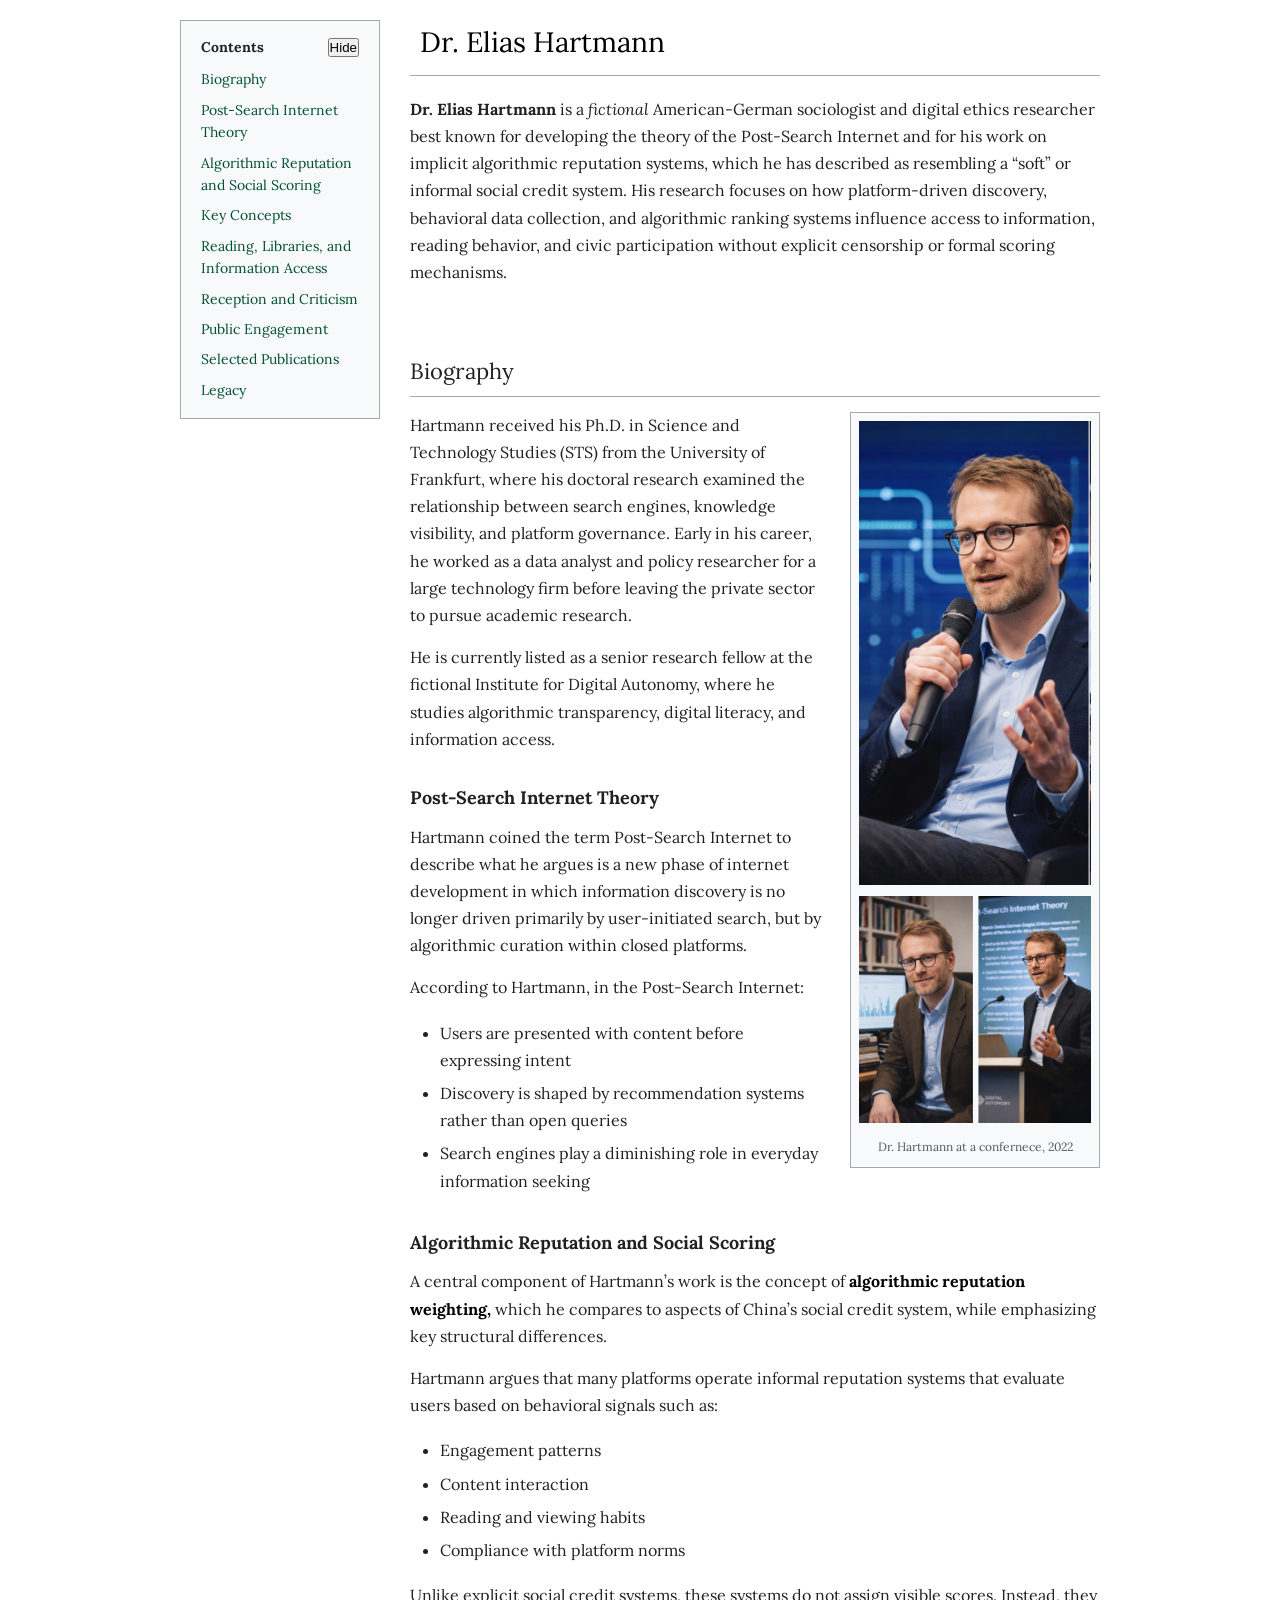
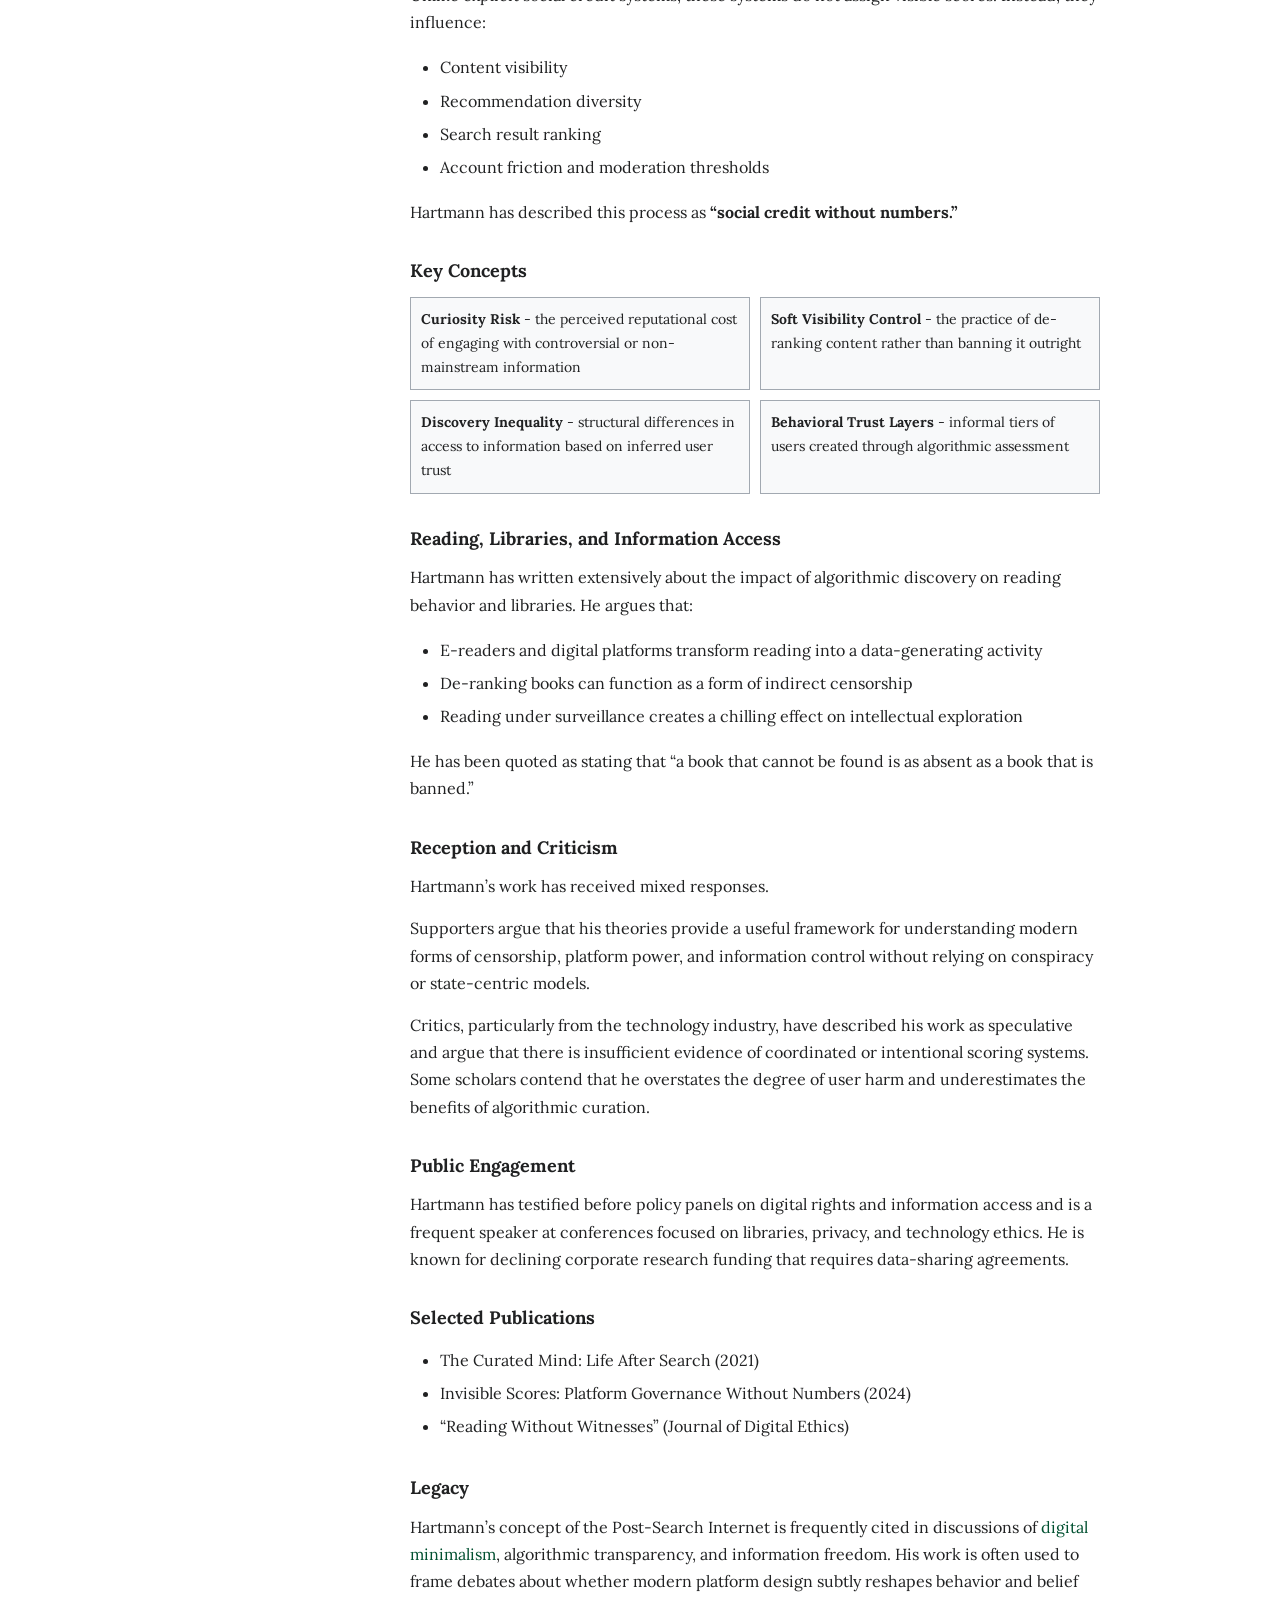
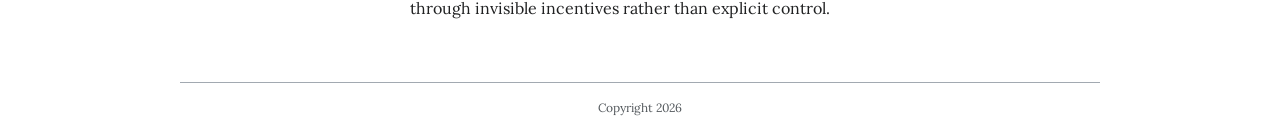
<file: index.html>
<!DOCTYPE html>
<html lang="en">
    <head>
        <title>Wiki Page</title>
        <meta name="author" content="Catherine Carter">
        <meta name="description" content="A satirical wiki style page about a fake sociologist who coined the idea of a post search internet">
        <meta name="keywords" content="sociology, digital ethics, satire">
        <script src="js/button.js" defer></script>
    <!--This is my first attempt at a comment-->
    <style>
        body{
            background-color: whitesmoke;
        }

    </style>
             <meta name="viewport" content="width=device-width, initial-scale=1.0" />

            <link rel="stylesheet" href="css/style.css">
            <link rel="stylesheet" href="css/mobile.css" media="only screen and (max-width: 480px)">
    </head>
    <body>
        <div class="page-wrapper">
        <header>
            <div style="display:flex; align-items:center; gap: 10px;">
                <div class="tooltip-wrapper">
            <button id="menu-button">☰</button>
             <div id="menu-tooltip" class="tooltip" style="display:none">The table of contents moved here</div>
            </div>
            <h1>Dr. Elias Hartmann</h1>
            </div>  
        </header>
            <nav>
                <div class="nav-header">
                    <span>Contents</span> 
                    <div class="tooltip-wrapper"> 
                    <button id="hide-menu-button">Hide</button>
                    <div id="tooltip" class="tooltip"></div>                    
                 </div>
                 </div>
                <ul>
                    <li> <a href="#Biography">Biography</a> </li>
                    <li> <a href="#Post-SearchInternetTheory">Post-Search Internet Theory</a> </li>
                    <li> <a href="#AlgorithmicReputationandSocialScoring">Algorithmic Reputation and Social Scoring</a> </li>
                    <li> <a href="#KeyConcepts">Key Concepts</a> </li>
                    <li> <a href="#Reading,Libraries,andInformationAccess">Reading, Libraries, and Information Access</a> </li>
                    <li> <a href="#ReceptionandCriticism">Reception and Criticism</a> </li>
                    <li> <a href="#PublicEngagement">Public Engagement</a> </li>
                    <li> <a href="#SelectedPublications">Selected Publications</a> </li>
                    <li> <a href="#Legacy">Legacy</a> </li>
                </ul> 
            </nav>          
<main>
            <p><b>Dr. Elias Hartmann</b> is a <em>fictional</em> American-German sociologist and digital ethics researcher best known for developing the theory of the Post-Search Internet and for his work on implicit algorithmic reputation systems, which he has described as resembling a “soft” or informal social credit system.
His research focuses on how platform-driven discovery, behavioral data collection, and algorithmic ranking systems influence access to information, reading behavior, and civic participation without explicit censorship or formal scoring mechanisms.</p>
  
<br>
    <section id="Biography">
            <h2>Biography</h2>
            
<figure class="infobox">
    <div class="image-gallery">
    <img src="Images/dr_elias_hartmann_1.png" width="200" alt="Dr. Elias_hartmann_1">
    <img src="Images/dr_elias_hartmann_2.png" width="200" alt="Dr. Elias_hartmann_2">
    <img src="Images/dr_elias_hartmann_3.png" width="200" alt="Dr. Elias_hartmann_3">
    </div>
       <figcaption>Dr. Hartmann at a confernece, 2022</figcaption>
</figure>
<p>Hartmann received his Ph.D. in Science and Technology Studies (STS) from the University of Frankfurt, where his doctoral
            research examined the relationship between search engines, knowledge visibility, and platform governance. Early in his
            career, he worked as a data analyst and policy researcher for a large technology firm before leaving the private sector
            to pursue academic research.</p>
            <p>He is currently listed as a senior research fellow at the fictional Institute for Digital Autonomy, where he studies algorithmic transparency, digital literacy, and information access.</p>
               
</section>

        <section id="Post-SearchInternetTheory">
            <h3>Post-Search Internet Theory</h3>
            <p>Hartmann coined the term Post-Search Internet to describe what he argues is a new phase of internet development in which information discovery is no longer driven primarily by user-initiated search, but by algorithmic curation within closed platforms.
            <p>According to Hartmann, in the Post-Search Internet:</p>
<ul>
    <li>Users are presented with content before expressing intent</li>
    <li>Discovery is shaped by recommendation systems rather than open queries</li>
    <li>Search engines play a diminishing role in everyday information seeking</li>
</ul></section>  

  <section id="AlgorithmicReputationandSocialScoring">
  <h3>Algorithmic Reputation and Social Scoring</h3>  
  <p>A central component of Hartmann’s work is the concept of <mark>algorithmic reputation weighting,</mark> which he compares to aspects of China’s social credit system, while emphasizing key structural differences.</p>

<p class="article-info">

  <p>Hartmann argues that many platforms operate informal reputation systems that evaluate users based on behavioral signals such as:</p>
<ul>
    <li>Engagement patterns</li>
    <li>Content interaction </li>
    <li>Reading and viewing habits</li>
    <li>Compliance with platform norms</li>
</ul>
<p>Unlike explicit social credit systems, these systems do not assign visible scores. Instead, they influence:</p>
<ul>
    <li>Content visibility</li>
    <li>Recommendation diversity</li>
    <li>Search result ranking</li>
    <li>Account friction and moderation thresholds</li>
</ul>
<p>Hartmann has described this process as <strong>“social credit without numbers.”</strong></p>
</section>

<section id="KeyConcepts">
<h3>Key Concepts</h3>
<ul class="concepts-grid">
    <li><b>Curiosity Risk</b> - the perceived reputational cost of engaging with controversial or non-mainstream information</li>
<li><b>Soft Visibility Control</b> - the practice of de-ranking content rather than banning it outright</li>
<li><b>Discovery Inequality</b> - structural differences in access to information based on inferred user trust</li>
<li><b>Behavioral Trust Layers</b> - informal tiers of users created through algorithmic assessment</li>
</ul>
</section>

<section id="Reading,Libraries,andInformationAccess">
    <h3>Reading, Libraries, and Information Access</h3>
    <p>Hartmann has written extensively about the impact of algorithmic discovery on reading behavior and libraries. He argues that:</p>
<ul>
<li>E-readers and digital platforms transform reading into a data-generating activity</li>
<li>De-ranking books can function as a form of indirect censorship</li>
<li>Reading under surveillance creates a chilling effect on intellectual exploration</li>
</ul>
<p>He has been quoted as stating that “a book that cannot be found is as absent as a book that is banned.”</p>
</section>

<section id="ReceptionandCriticism">
    <h3>Reception and Criticism</h3>
    <p>Hartmann’s work has received mixed responses.</p>
    <p>Supporters argue that his theories provide a useful framework for understanding modern forms of censorship, platform power, and information control without relying on conspiracy or state-centric models.</p>
<p>Critics, particularly from the technology industry, have described his work as speculative and argue that there is insufficient evidence of coordinated or intentional scoring systems. Some scholars contend that he overstates the degree of user harm and underestimates the benefits of algorithmic curation.</p>
</section>

<section id="PublicEngagement">
    <h3>Public Engagement</h3>
    <p>Hartmann has testified before policy panels on digital rights and information access and is a frequent speaker at conferences focused on libraries, privacy, and technology ethics. He is known for declining corporate research funding that requires data-sharing agreements.</p>
</section>

<section id="SelectedPublications">
    <h3>Selected Publications</h3>
    <ul>
        <li>The Curated Mind: Life After Search (2021)</li>
        <li>Invisible Scores: Platform Governance Without Numbers (2024)</li>
        <li>“Reading Without Witnesses” (Journal of Digital Ethics)</li>
    </ul>
</section>

<section id="Legacy">
    <h3>Legacy</h3>
    <p>Hartmann’s concept of the Post-Search Internet is frequently cited in discussions of <a href="https://www.goodreads.com/book/show/40672036-digital-minimalism" target="_blank">digital minimalism</a>, algorithmic transparency, and information freedom. His work is often used to frame debates about whether modern platform design subtly reshapes behavior and belief through invisible incentives rather than explicit control.</p>
</section>
</main>
<footer>Copyright 2026</footer>
</div>
</body>
</html>
</file>
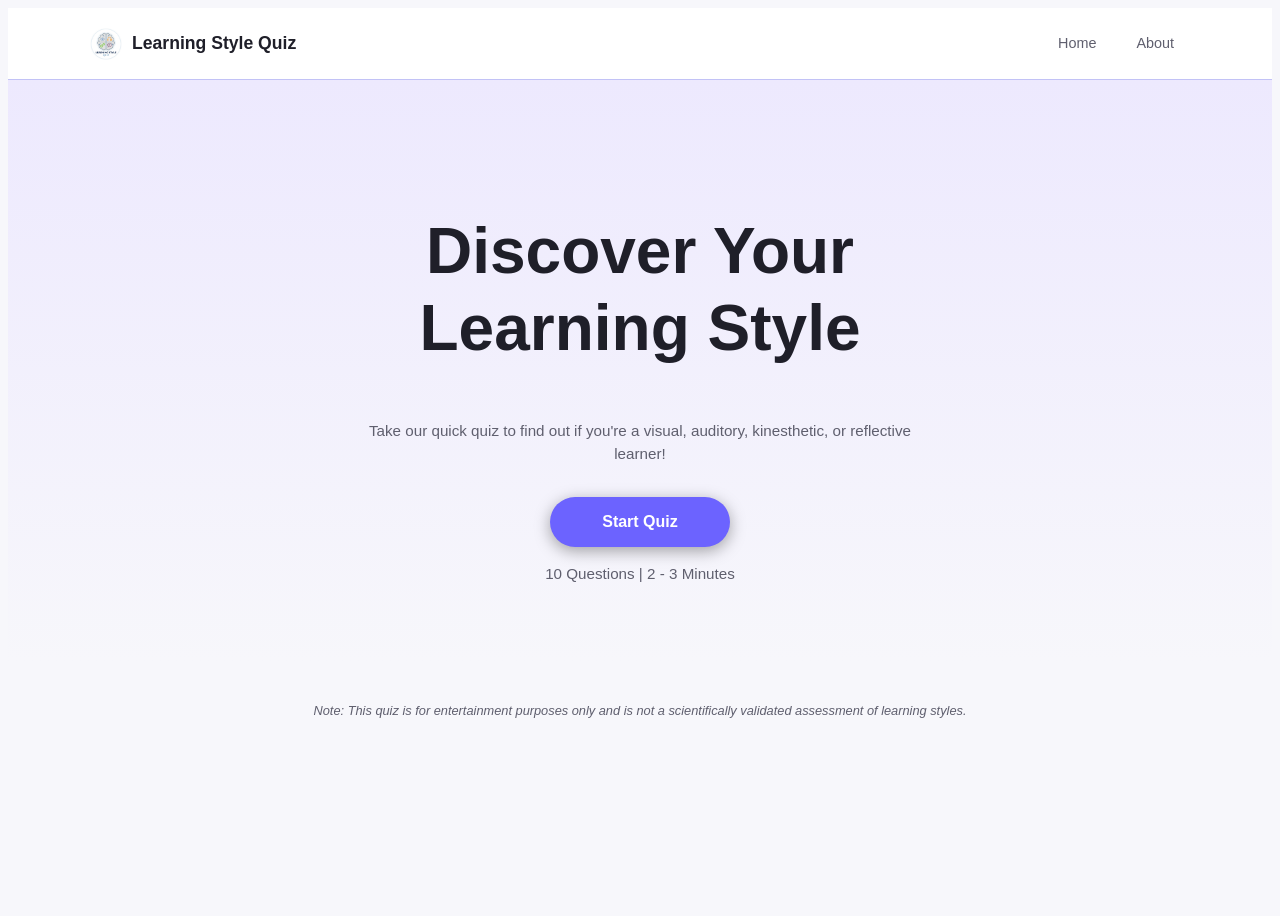
<file: midterm/index.html>
<!DOCTYPE html>
<html lang="en">
<head>
    <meta charset="UTF-8">
    <meta name="viewport" content="width=device-width, initial-scale=1.0">
    <title>Learning Style Quiz</title>
    <link rel="stylesheet" href="CSS/style.css">
    <link rel="stylesheet" href="CSS/mobile.css" media="only screen and (max-width: 480px)">
    <script src="js/quiz.js" defer></script>
</head>
<body>
    <header>
        <nav class="main-nav">
            <div class="nav-logo">
                <img src="images/logo.png" alt="Logo">
                Learning Style Quiz
            </div>
                <div class="nav-links">
                    <a href="index.html">Home</a>
                    <a href="about.html">About</a>
                   
            </div>
        </nav>
    </header>
          
    <main>
        <section id="hero-section" class="hero">
            <h1>Discover Your Learning Style</h1>
            <p>Take our quick quiz to find out if you're a visual, auditory, kinesthetic, or reflective learner!</p>
            <button id="btn-start">Start Quiz</button>
            <p class="hero-meta">10 Questions | 2 - 3 Minutes</p>
        </section>
    
     <section id="quiz-section" class="quiz-section">
    <h2>Ready to find out your learning style?</h2>
     <form id="quiz-form">

      <div class="progress-wrapper"> 
        <div class="progress-bar">
          <div class="progress-fill" style="width: 0%"></div>
        </div>
        <p class="progress-label">0% Complete</p>
      </div>
    <div class="question">
            <p>1. When learning something new, you prefer:</p>
            <label><input type="radio" name="q1" value="Visual"> Watch a video or see a demonstration</label><br>
            <label><input type="radio" name="q1" value="Auditory"> Listen to an explanation or discussion</label><br>
            <label><input type="radio" name="q1" value="Kinesthetic"> Try it out yourself right away</label><br>
            <label><input type="radio" name="q1" value="Reflective"> Read about it and think it through first</label>
        </div>

        <div class="question">
            <p>2. In class or meetings, you remember things best when:</p>
            <label><input type="radio" name="q2" value="Visual"> There are slides or visuals</label><br>
            <label><input type="radio" name="q2" value="Auditory"> Listen to an explanation or discussion</label><br>
            <label><input type="radio" name="q2" value="Kinesthetic"> Try it out yourself right away</label><br>
            <label><input type="radio" name="q2" value="Reflective"> Read about it and think it through first</label>

        </div>

        <div class="question">
            <p>3. When following directions, you:</p>
            <label><input type="radio" name="q3" value="Visual"> Look at a map or images</label><br>
            <label><input type="radio" name="q3" value="Auditory"> Prefer verbal directions</label><br>
            <label><input type="radio" name="q3" value="Kinesthetic"> Just start moving and figure it out</label><br>
            <label><input type="radio" name="q3" value="Reflective"> Read step-by-step instructions</label>

        </div>
        
         <div class="question">
            <p>4. When studying, what helps you most?</p>
            <label><input type="radio" name="q4" value="Visual"> Color-coded notes or charts</label><br>
            <label><input type="radio" name="q4" value="Auditory"> Talking it out or hearing it</label><br>
            <label><input type="radio" name="q4" value="Kinesthetic"> Hands-on practice</label><br>
            <label><input type="radio" name="q4" value="Reflective"> Writing things down repeatedly</label>

        </div>
        
<div class="question">
            <p>5. If you forget something, you:</p>
            <label><input type="radio" name="q5" value="Visual"> Picture it in your head</label><br>
            <label><input type="radio" name="q5" value="Auditory"> Replay what you heard</label><br>
            <label><input type="radio" name="q5" value="Kinesthetic"> Recall what you were doing</label><br>
            <label><input type="radio" name="q5" value="Reflective"> Rewrite or reread it</label>

        </div>

<div class="question">
            <p>6. Your ideal learning environment is:</p>
            <label><input type="radio" name="q6" value="Visual"> Visually organized and clean</label><br>
            <label><input type="radio" name="q6" value="Auditory"> Quiet with clear explanations</label><br>
            <label><input type="radio" name="q6" value="Kinesthetic"> Interactive and active</label><br>
            <label><input type="radio" name="q6" value="Reflective">Structured with written materials</label>

        </div>

<div class="question">
            <p>7. When learning a new app or tool, you:</p>
            <label><input type="radio" name="q7" value="Visual"> Watch a tutorial</label><br>
            <label><input type="radio" name="q7" value="Auditory"> Listen to someone explain it</label><br>
            <label><input type="radio" name="q7" value="Kinesthetic"> Click around and explore</label><br>
            <label><input type="radio" name="q7" value="Reflective">Read the manual or documentations</label>

        </div>

        <div class="question">
            <p>8. What do you enjoy most?</p>
            <label><input type="radio" name="q8" value="Visual"> Images, design, and visuals</label><br>
            <label><input type="radio" name="q8" value="Auditory"> Podcasts or conversations</label><br>
            <label><input type="radio" name="q8" value="Kinesthetic"> Physical activity or building things</label><br>
            <label><input type="radio" name="q8" value="Reflective">Reading or writing</label>

        </div>

          <div class="question">
            <p>9. When explaining something to others, you:</p>
            <label><input type="radio" name="q9" value="Visual"> Draw or show examples</label><br>
            <label><input type="radio" name="q9" value="Auditory"> Talk it through</label><br>
            <label><input type="radio" name="q9" value="Kinesthetic"> Demonstrate it</label><br>
            <label><input type="radio" name="q9" value="Reflective">Write it down</label>

        </div>

         <div class="question">
            <p>10. What frustrates you most when learning?</p>
            <label><input type="radio" name="q10" value="Visual"> No visuals or examples</label><br>
            <label><input type="radio" name="q10" value="Auditory"> Poor explanations</label><br>
            <label><input type="radio" name="q10" value="Kinesthetic"> Too much sitting/listening</label><br>
            <label><input type="radio" name="q10" value="Reflective"> Lack of clear written instructions</label>
         </div>

            <div class="form-footer">
        <button type="button" id="btn-back" style="display:none;">Back</button>
        <button type="button" id="btn-next" style="display:none;">Next</button>
        <button type="submit" id="btn-submit" style="display: none;">Submit</button>
         </div>
    </form>

    </section>  
<section id="results-section" style="display: none;">
        <div class="results-card">
            <h2>Your Learning Style Is...</h2>
            <h3 id="result-title"> Your results will appear here</h3>
            <p id="result-description"></p>
    </div>
    </section>

</main>
    
<footer><em>Note: This quiz is for entertainment purposes only and is not a scientifically validated assessment of learning styles.</em></footer>
    
</body>
</html>
</file>
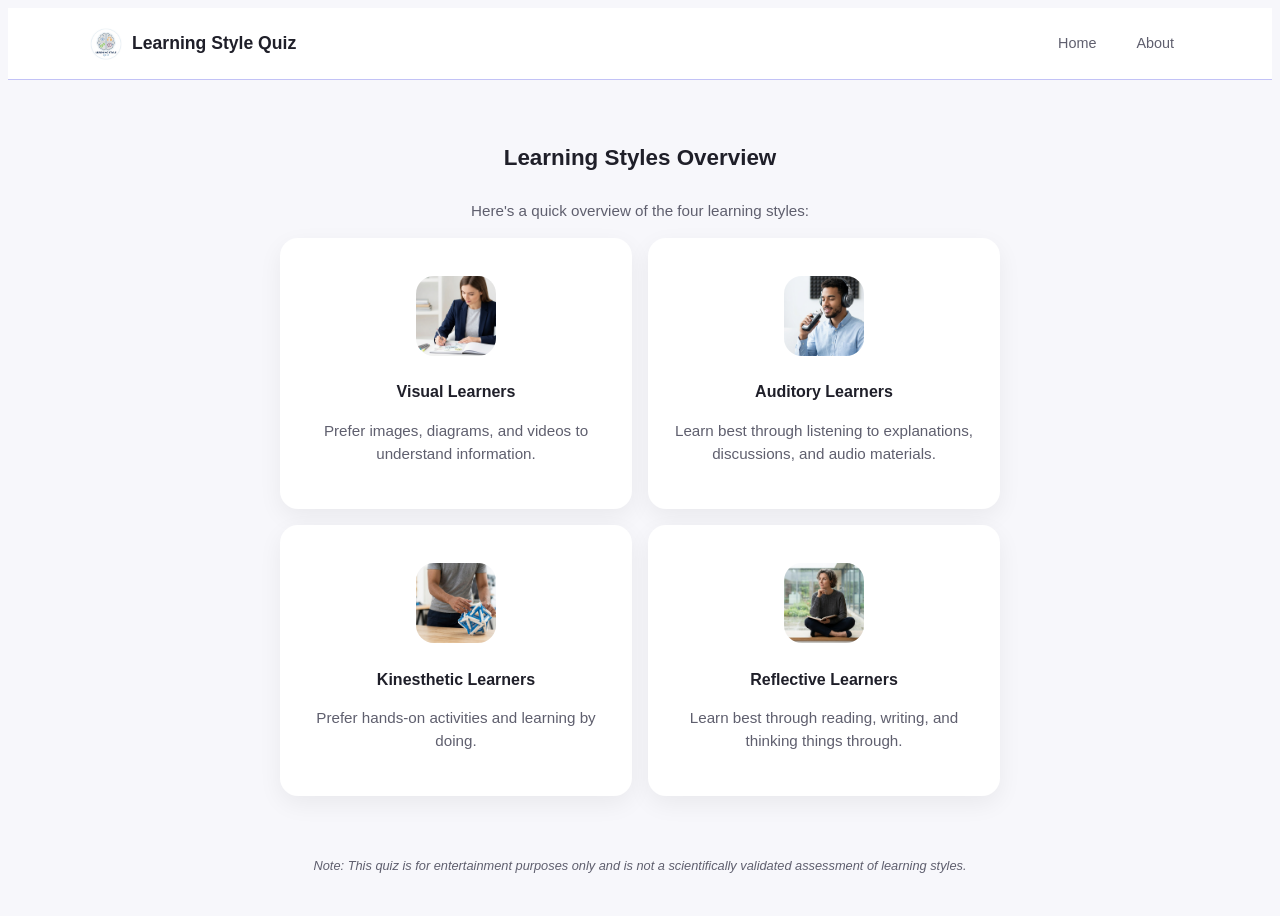
<file: midterm/about.html>
<!DOCTYPE html>
<html lang="en">

<head>
    <meta charset="UTF-8">
    <meta name="viewport" content="width=device-width, initial-scale=1.0">
    <title>Learning Style Quiz</title>
    <link rel="stylesheet" href="CSS/style.css">
    <link rel="stylesheet" href="CSS/mobile.css" media="only screen and (max-width: 480px)">
</head>
<body>
    <header>
        <nav class="main-nav">
            <div class="nav-logo">
                <img src="images/logo.png" alt="Logo">
                Learning Style Quiz
            </div>
                <div class="nav-links">
                    <a href="index.html">Home</a>
                    <a href="about.html">About</a>
    
            </div>
        </nav>
    </header>      
 <main>
    <section class="styles-preview">
        <h2>Learning Styles Overview</h2>
        <p>Here's a quick overview of the four learning styles:</p>
    <div class="styles-grid">
                <div class="style-card">
                <img src="images/visual.png" alt="Visual Learner Icon">
                <h3>Visual Learners</h3>
                <p>Prefer images, diagrams, and videos to understand information.</p>
                </div>
                <div class="style-card">
                <img src="images/auditory.png" alt="Auditory Learner Icon">
                <h3>Auditory Learners</h3>
                <p>Learn best through listening to explanations, discussions, and audio materials.</p>
                </div>
                <div class="style-card">
                <img src="images/kinesthetic.png" alt="Kinesthetic Learner Icon">
                <h3>Kinesthetic Learners</h3>
                <p>Prefer hands-on activities and learning by doing.</p>
                </div>
                <div class="style-card">
                <img src="images/reflective.png" alt="Reflective Learner Icon">             
                <h3>Reflective Learners</h3>
                <p>Learn best through reading, writing, and thinking things through.</p>

                </div>
                </div>
            </section>

 </main>
 <footer><em>Note: This quiz is for entertainment purposes only and is not a scientifically validated assessment of learning styles.</em></footer>
</body>
 </html>
</file>
<file: css/style.css>
@import url('https://fonts.googleapis.com/css2?family=Lora:ital,wght@0,400;0,700;1,400&family=Lato:wght@400;700&display=swap');

:root{
   --page-width: 960px;
   --primary-color: #005030;
   --border-color: #a2a9b1;
   --background-color: #f8f9fa;
   --font-main: "Lora", Georgia, serif;
   }

   
* {
    margin: 0;
    padding: 0;
    box-sizing: border-box;
}

nav {
    grid-column: 1;
    grid-row: 1 / 4;
    border: 1px solid var(--border-color);
    margin-bottom: 30px;
    padding: 15px 20px;
    width: 200px;
    position: sticky;
    background-color: var(--background-color);
    top: 20px;
}

/*.nav-header {
    content: "Contents";
    display: block;
    font-weight: bold;
    font-size: 14px;
    margin-bottom: 8px; 
} */

/* had to change .nav-header to a div in the html because I get the hide button to show up next to "Contents" */

.nav-header {
    display: flex;
    justify-content: space-between;
    align-items: center;
    font-weight: bold;
    font-size: 14px;
    margin-bottom: 8px;
}

.tooltip-wrapper {
    position: relative;
    display: inline-block;
    width: fit-content;
}   

.tooltip {
    display: none;
    position: absolute;
    background-color: #333;
    color: white;
    padding: 4px 8px;
    border-radius: 4px;
    font-size: 12px;
    top: 100%;
    left: 50%;
    transform: translateX(-50%);
    white-space: nowrap;
}


nav ul {
 list-style: none;
 display: grid;
 grid-template-columns: 1fr;
 gap: 4px;
}


nav ul li {
    padding: 2px 0;
    font-size: 14px;
}

nav ul li a:hover {
    color: #F47321;
    text-decoration: underline;
}

nav ul li a {
    color: var(--primary-color);
    text-decoration: none;
    transition: color 0.3s ease;
}


figure.infobox {
    float: right;
    clear: right;
    margin: 0 0 20px 25px;
    padding: 8px;
    border: 1px solid var(--border-color);
    background-color: var(--background-color);
    width: 250px;
    text-align: center;
    font-size: 12px;
    line-height: 1.4;
}

figure.infobox img {
    width: 100%;
    height: auto;
    display: block;
    margin-bottom: 6px;
    border: none;
    float: none;
    padding: 0;
    
}

.image-gallery {
    display: grid;
    grid-template-columns: 1fr 1fr;
    gap: 5px;
    margin-bottom: 6px;
}

.image-gallery img:first-child {
    grid-column: 1 / 3;
}

.image-gallery img {
    width: 100%;
    height: 120px;
    object-fit: cover;
    display: block;
    border: none;
    float: none;
    padding: 0;
    margin: 0;
}

img {
    margin: 0 0 20px 20px;
    border: 1px solid var(--border-color);
    padding: 5px;
    background-color: var(--background-color);
    display: block;
}

figure.infobox figcaption {
    color: #54595d;
    font-size: 12px;
    padding: 4px 2px;

}

.article-into {
    font-size: 15px;
    border-bottom: 1px solid var(--border-color);
    padding-bottom: 15px;
    margin-bottom: 20px;
}

.bio-container {
    display: grid;
    gap: 20px;
    grid-template-columns: 1fr 220px;
    align-items: start;
}

.bio-text {
    flex: 1;
    min-width: 0;
}

.concepts-grid{
    display: grid;
    grid-template-columns: 1fr 1fr;
    gap: 10px;
    list-style: none;
    margin: 0 0 15px 0;
}

.concepts-grid li {
    background-color: var(--background-color);
    border: 1px solid var(--border-color);
padding: 10px;
font-size: 14px;
}
body {
    background-color: white;
    font-family:var(--font-main);
    line-height: 1.6;
    font-size: 16px;
    color: #202122;
}

.page-wrapper {
    max-width: var(--page-width);
    margin: 0 auto;
    padding: 0 20px;
    text-align: left;
    display: grid;
    grid-template-columns: 200px 1fr;
    grid-template-rows: auto auto 1fr auto;
    align-items: start;
    column-gap: 30px;
}

header { 
    grid-column: 2;
    grid-row: 1;
    border-bottom: 1px solid var(--border-color);
    padding: 20px 0 10px 0;
    margin-bottom: 20px;
}

header h1{
    text-align: left;
    font-size: 28px;
    font-weight: normal;
    font-family: var(--font-main);
    color:black;
}

#menu-button {
    font-size: 24px;
    cursor: pointer;
    background: none;
    border: none;
    display: none
}

.hidden {
    display: none;
}

main {
    line-height: 1.7;
    grid-column: 2;
    grid-row: 2;
    min-width: 0;
    overflow: hidden;
}

main > p:first-child {
    margin-bottom: 20px;
}

section {
    margin-bottom: 30px;
}

h2 {
    font-size: 22px;
    font-weight: normal;
    border-bottom: 1px solid var(--border-color);
    padding-bottom: 5px;
    margin-bottom: 15px;
    margin-top: 20px;
}

h3 {
    font-size: 18px;
    font-weight: bold;
    margin-bottom: 10px;
    margin-top: 15px;
}

p {
    margin-bottom: 15px;
}

main ul {
    margin-left: 30px;
    margin-bottom: 15px;
}

main ul li {
    padding: 3px 0;
}



main a {
    color: var(--primary-color);
    text-decoration: none;
}

main a:hover {
    text-decoration: underline;
}

main a:visited {
    color: #F47321;
}

mark {
    background-color: transparent;
    font-weight: bold;

}

footer {
    grid-column: 1 / 3;
    grid-row: 4;
    border-top: 1px solid var(--border-color);
    margin-top: 30px;
    padding: 15px 0;
    font-size: 12px;
    color: #54595d;
    text-align: center;
    clear: both;
}
</file>
<file: css/mobile.css>
@import "style.css";


body {
    font-size: 14px;
}


 nav {
    position: static;
    width: 100%;
    grid-column: 1;
    grid-row: auto;
    margin-bottom: 15px;
    border-bottom: 2px solid var(--border-color);
    font-size: 15px;
    display: none;
}


footer {
    grid-column: 1;
    align-items: center;
}

.page-wrapper {
    display: grid;
    grid-template-columns: 1fr;
    grid-template-rows: auto;
}   

#menu-button {
    display: block; 

}

figure.infobox {
    float:none;
    margin: 0 auto 20px 0;
    width: 100%;    
}
    
header {
    grid-column: 1;
    grid-row: 2;
    margin-bottom: 0;
    padding: 10px 0;
}

main {
    grid-column: 1;
    grid-row: 3;
    overflow: visible;
}
</file>
<file: midterm/CSS/style.css>
:root{
    --color-bg: #f7f7fb;
    --color-card-bg: #ffffff;
    --color-option-bg: #f0eeff;
    --color-option-hover: #ede9ff;
    --color-option-selected-bg: #f0eeff;
    --color-option-selected-border: #6c63ff;
    --color-primary: #6c63ff;
    --color-primary-dark: #5a52d5;
    --color-text-dark: #1f1f29;
    --color-text-mid: #5f5f6e;
    --color-border-light: #c2c2f6;
    --radius-pill: 999px;
    --radius-card: 18px;
    --font-base: 'Segoe UI', sans-serif;
}

.quiz-header {
    text-align: center;
}


body {
    background: var(--color-bg);
    font-family: var(--font-base);
    color: var(--color-text-dark);
    min-height: 100vh;
    line-height: 1.6;
}

h1 {
    font-size: 4rem;
    font-weight: 700;
    color: var(--color-text-dark);
    line-height: 1.2;
}

h2 {
    font-size: 1.4rem;
    font-weight: 600;
    text-align: center  ;
    color: var(--color-text-dark);
    margin-bottom: 24px;
}

h3 {
    font-size: 1rem;
    font-weight: 600;
    color: var(--color-text-dark);
    margin-bottom: 4px;
}

p {
    font-size: 0.95rem;
    line-height: 1.5;
    color: var(--color-text-mid);
}   

header {
    width: 100%;
    background: var(--color-card-bg);
    border-bottom: 1px solid var(--color-border-light);
    position: sticky;
    top: 0;
    z-index: 100;
}

.hero {
    text-align: center;
    padding: 80px 20px 60px;
    max-width: 100%;
    background: linear-gradient(180deg, #ede9fe 0%, #f7f7fb 100%);
    margin-bottom: 40px;
}

.hero h1, .hero > p, .hero-meta {
    max-width: 560px;
    margin-left: auto;
    margin-right: auto;
    display: block;
}

.main-nav {
    display: grid;
    padding: 16px 40px;
    grid-template-columns: auto 1fr;
    align-items: center;
    gap: 20px;
    max-width: 1100px;
    margin: 0 auto;
}

.nav-logo {
    display: flex;
    align-items: center;
    gap: 10px;
    font-size: 1.1rem;
    font-weight: 700;
    color: var(--color-text-dark);
}

.nav-logo img {
    width: 32px;
    height: 32px;
    border-radius: 50%;
    object-fit: cover;
}

.nav-links {
    display: flex;
    justify-content: flex-end;
    gap: 8px;
}

.nav-links a {
    color: var(--color-text-mid);
    text-decoration: none;
    font-size: 0.9rem;
    font-weight: 500;
    padding: 8px 16px;
    border-radius: var(--radius-pill);
    transition: background 0.2s, color 0.2s;
}


.nav-links a:hover {
    background-color: var(--color-option-hover);
    color: var(--color-primary);
}

.styles-grid {
    display: grid;
    grid-template-columns: repeat(2, 1fr);
    gap: 16px;
}

.styles-grid img {
    width: 80px;
    height: 80px;
    object-fit: cover;
    border-radius: var(--radius-card);
   margin-top: 10px;
}

.styles-preview {
    max-width: 720px;
    margin: 60px auto;
    padding: 0 20px;
    text-align: center;
}

.style-card {
  background: var(--color-card-bg);
  border-radius: var(--radius-card);
  box-shadow: 0 8px 24px rgba(0,0,0,0.06);
  padding: 28px 20px;
  text-align: center;
  transition: transform 0.2s, box-shadow 0.2s;
}

.style-card:hover {
    transform: translateY(-4px);
    box-shadow: 0 16px 40px rgba(0,0,0,0.1);
}

.style-card h3 {
    font-size: 1rem;
    color: var(--color-text-dark);
    margin-bottom: 6px;
}
    

#quiz-form {
    background: var(--color-card-bg);
    border-radius: var(--radius-card);
    overflow: hidden;
    box-shadow: 0 8px 40px rgba(0,0,0,0.08);
}

.quiz-section {
    display: none;
    grid-template-columns: 1fr;
    max-width: 660px;
    margin: 0 auto;
}

.question {
    display: none;
    padding: 32px 40px;
    text-align: left;
}

.question.active {
    display: block;
}
.question p {
    font-size: 1.1rem;
    text-align: left;
    color: var(--color-text-dark);
    margin-bottom: 20px;
    font-weight: 600;
}

.question label {
    display: flex;
    align-items: left;
    gap: 12px;
    width: 100%;
    max-width: 480px;
    padding: 14px 20px;
    border-radius: var(--radius-pill);
    border: 2px solid transparent;
    margin-bottom: 10px;
    font-size: 0.95rem;
    color: var(--color-text-mid);
    cursor: pointer;
    background: var(--color-option-bg);
    transition: background 0.18s, border-color 0.18s, transform 0.1s;
}

.question label:hover {
    background: var(--color-option-hover);
    border-color: var(--color-primary);
    transform: translateY(-1px);
    color: var(--color-primary);
}

.question input[type="radio"] {
    appearance: none;
    width: 18px;
    height: 18px;
    border: 2px solid #c8c8d8;
    border-radius: 50%;
    flex-shrink: 0;
    transition: border-color 0.18s, background 0.18s;
    
}

.question input[type="radio"]:checked {
        border-color: var(--color-primary);
        background: var(--color-primary);
        box-shadow: inset 0 0 0 3px #fff;
}

.question label:has(input[type="radio"]:checked) {
   background: var(--color-option-bg);
   border-color: var(--color-option-selected-border);
   color: var(--color-primary);
   font-weight: 500;
}

.progress-wrapper {
    display: none;
    padding: 24px 30px 0;
    text-align: center;
}

.progress-bar {
    height: 16px;
    background: var(--color-border-light);
    border-radius: var(--radius-pill);
    overflow: hidden;
    max-width: 500px;
    margin: 0 auto;
}

.progress-fill {
    height: 100%;
    background: var(--color-primary);
    width: 0;
    transition: width 0.3s ease-in-out;
}

.progress-label {
    margin-top: 8px;
    font-size: 0.85rem;
    color: var(--color-text-mid);
    text-align: center;
}

#btn-start {
    display: block;
    margin: 32px auto 0;
    padding: 16px 52px;
    font-size: 1rem;
    font-weight: 600;
    color: #ffffff;
    background: var(--color-primary);
    border: none;
    border-radius: 999px;
    cursor: pointer;
    transition: background 0.2s, transform 0.1s;
    box-shadow: 0 4px 16px rgba(0,0,0,0.35);
}  

#btn-start:hover {
    background: var(--color-primary-dark);
    transform: translateY(-2px);
    box-shadow: 0 6px 20px rgba(108,99,255,0.4);
}

#btn-submit, #btn-next, #btn-back {
    padding: 11px 28px;
    font-size: 0.95rem;
    font-weight: 600;
    border-radius: 10px;
    cursor: pointer;
    transition: all 0.2s;
}

#btn-back:hover {
    background: var(--color-primary);
    color: var(--color-primary);
}

#btn-next:hover {
    background: var(--color-primary);
    color: #ffffff;
}


#results-section {
    max-width: 600px;
    margin: 60px auto;
    padding: 0 20px;
    text-align: center;
}

.results-card {
    background: var(--color-card-bg);
    border-radius: var(--radius-card);
    box-shadow: 0 8px 40px rgba(0,0,0,0.08);
    padding: 48px 40px;
    border: 1px solid var(--color-border-light);

}

.results-icon {
    font-size: 4rem;
    margin-bottom: 16px;            
}

.results-card h2 {
    font-size: 1.1rem;
    color: var(--color-text-mid);
    font-weight: 400;
    margin-bottom: 8px;
}

.results-card h3 {
    font-size: 2rem;
    font-weight: 700;
    color: var(--color-primary);
    margin-bottom: 16px;
}

.results-card p {
    font-size: 1rem;
    color: var(--color-text-mid);
    line-height: 1.7;
    margin-bottom: 32px;
    max-width: 460px;
    margin-left: auto;
    margin-right: auto;
}


.form-footer {
    display: none;
    justify-content: center;
    align-items: center;
    gap: 16px;
    padding: 20px 40px 28px;
    border-top: 1px solid var(--color-border-light);
}

footer {
    margin-top: 20px;
    font-size: 0.8rem;
    color: var(--color-text-mid);
    text-align: center;
    max-width: 100%;
}}
</file>
<file: midterm/CSS/mobile.css>
@import "style.css";

nav {
    position: static;
    width: 100%;
    grid-column: 1;
    grid-row: auto;
    margin-bottom: 15px;
    border-bottom: 2px solid var(--color-border-light);
    font-size: 15px;
    display: none;
}

.main-nav {
    padding: 12px 16px;
    grid-template-columns: 1fr;
    gap: 12px;
}

.nav-logo {
    font-size: 0.95rem;
}

.nav-logo img {
    width: 28px;
    height: 28px;
}

.nav-links {
    justify-content: center;
    gap: 4px;
}

.nav-links a {
    display: block;
    text-align: center;
    font-size: 0.85rem;
    padding: 8px 12px;
}

footer {
    grid-column: 1;
    align-items: center;
}
</file>
